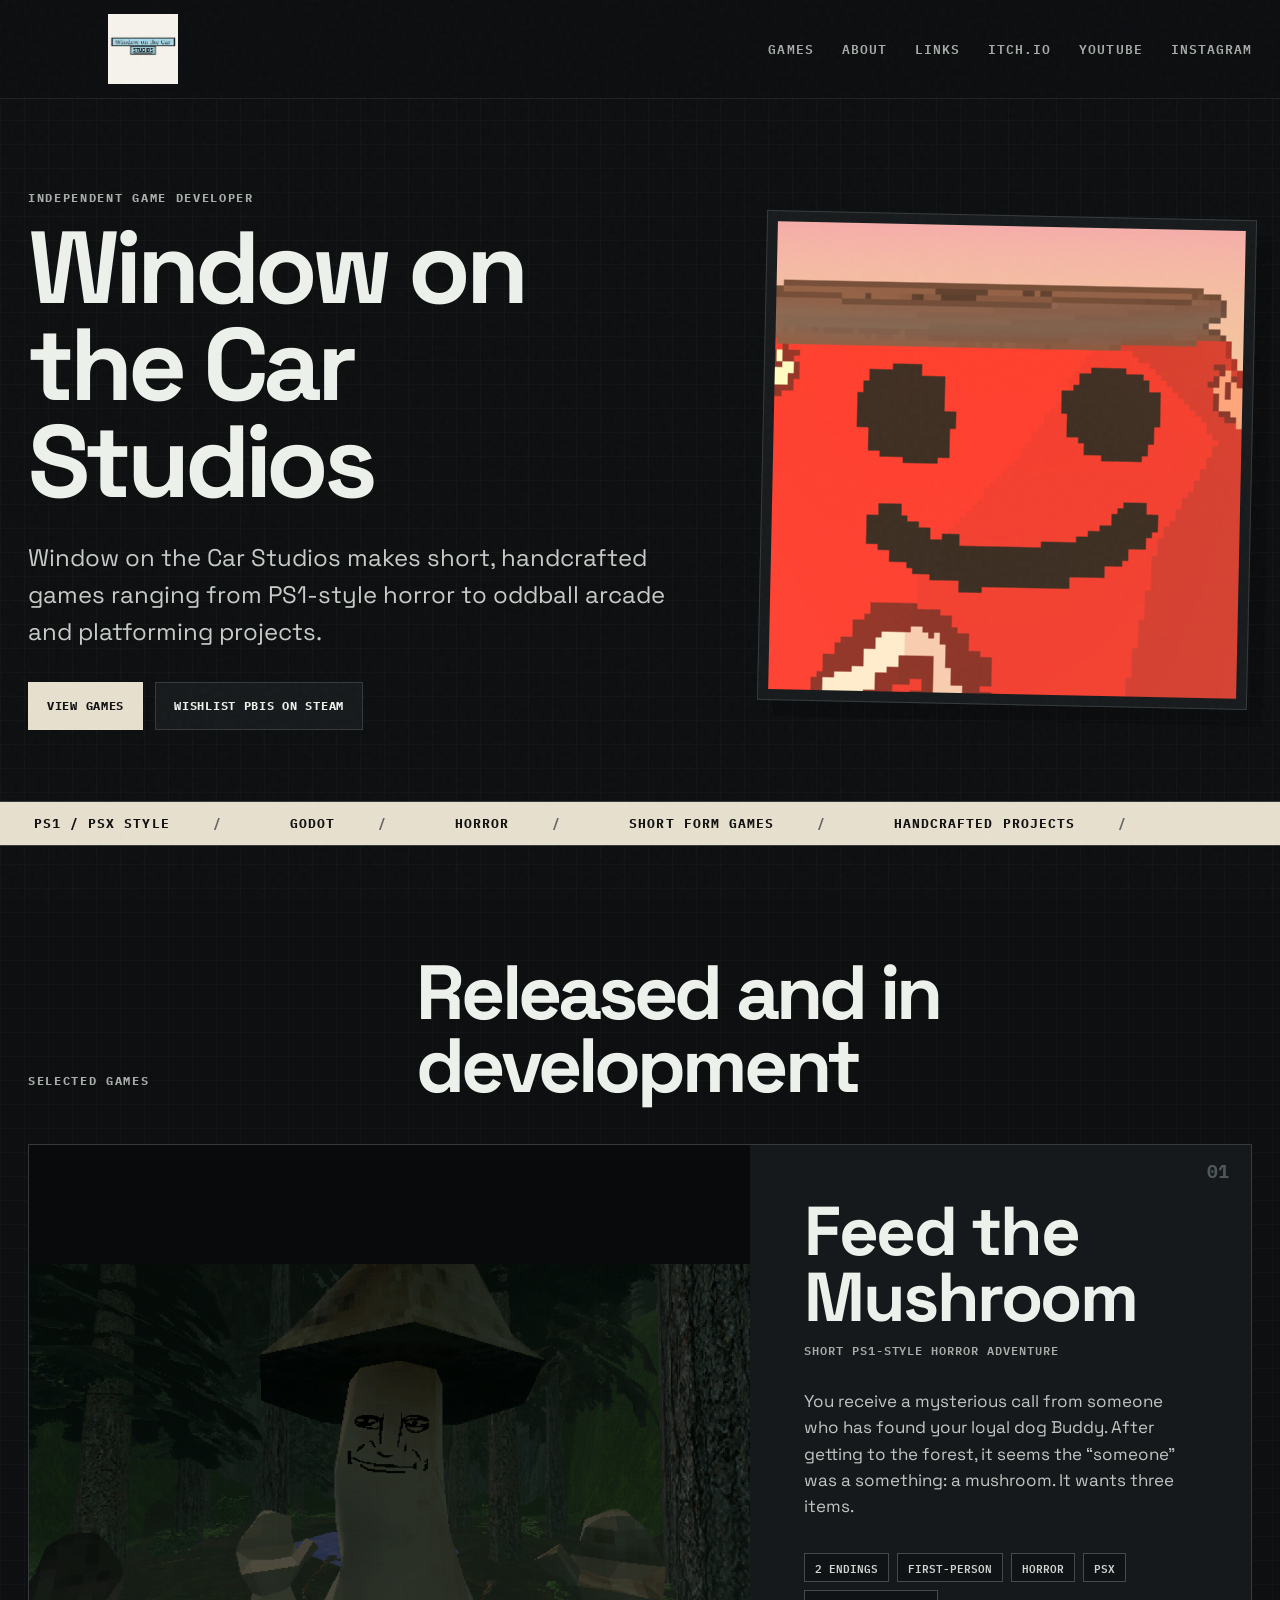
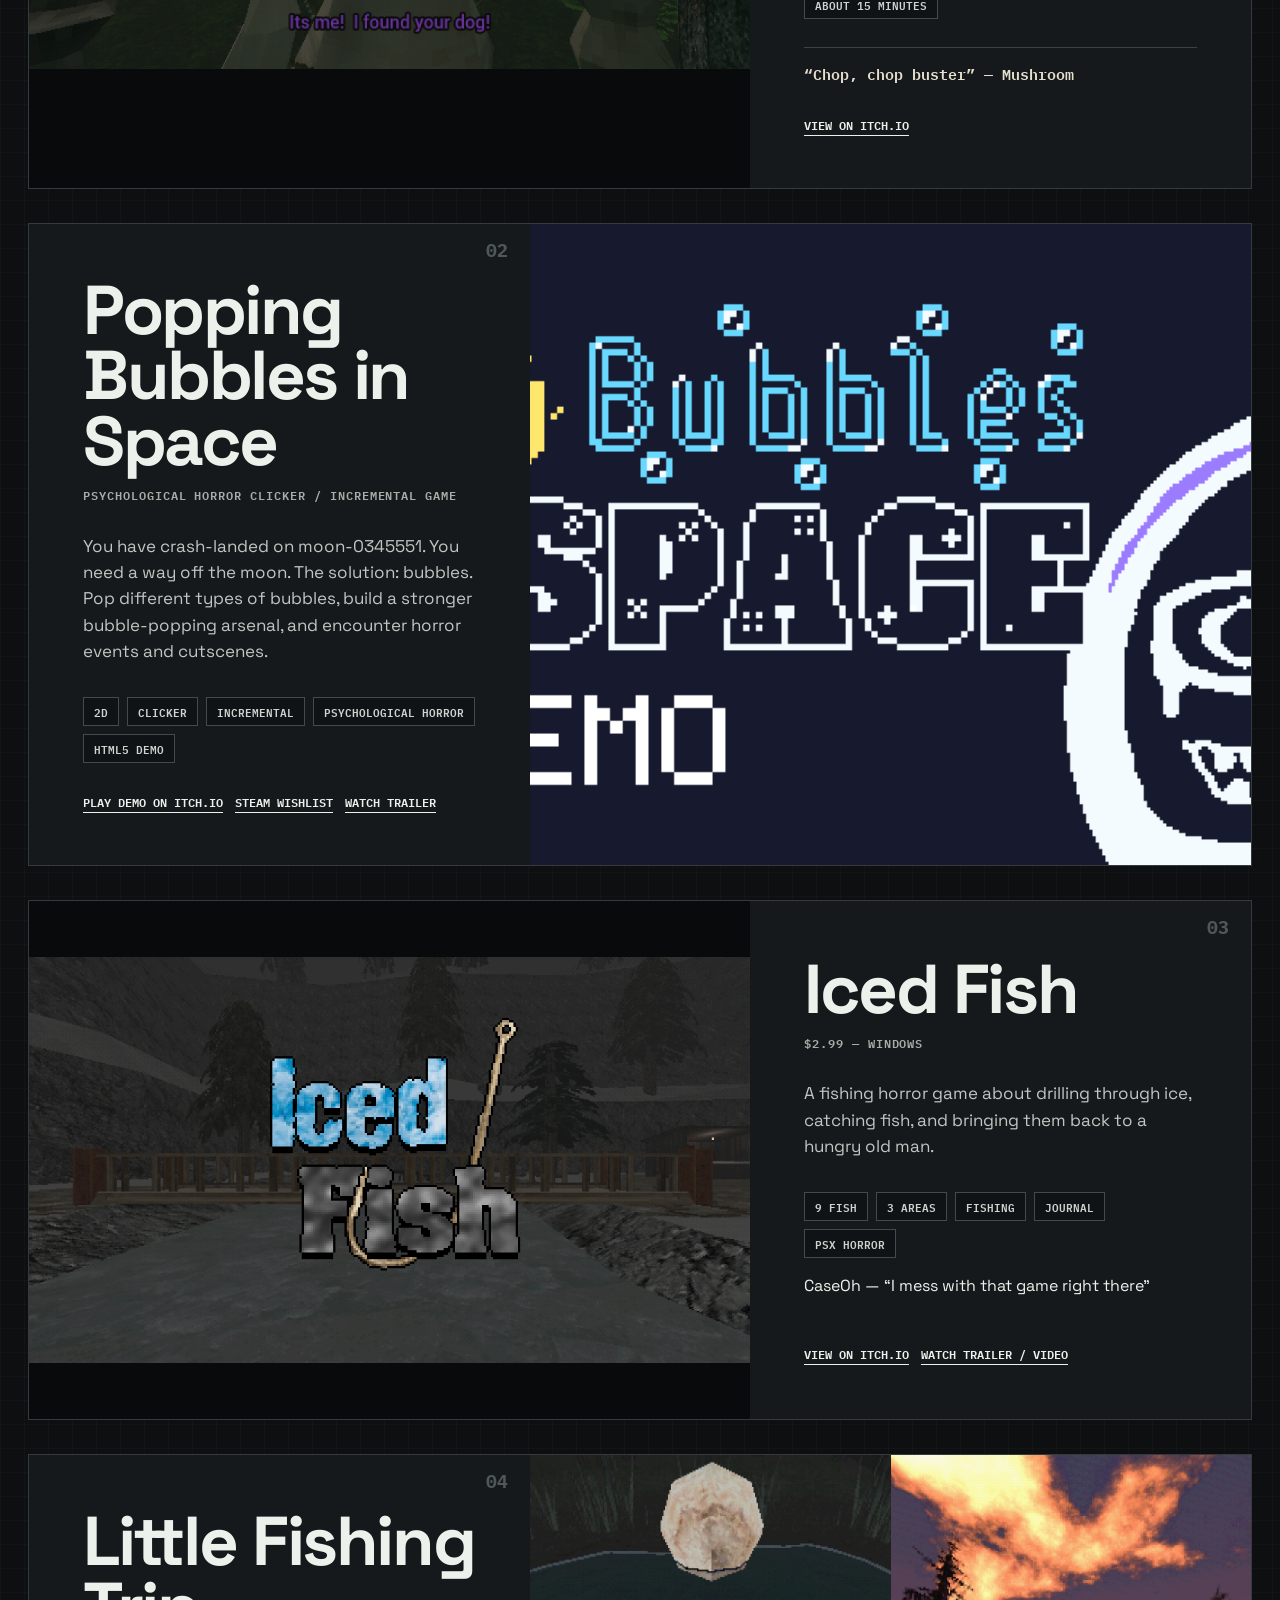
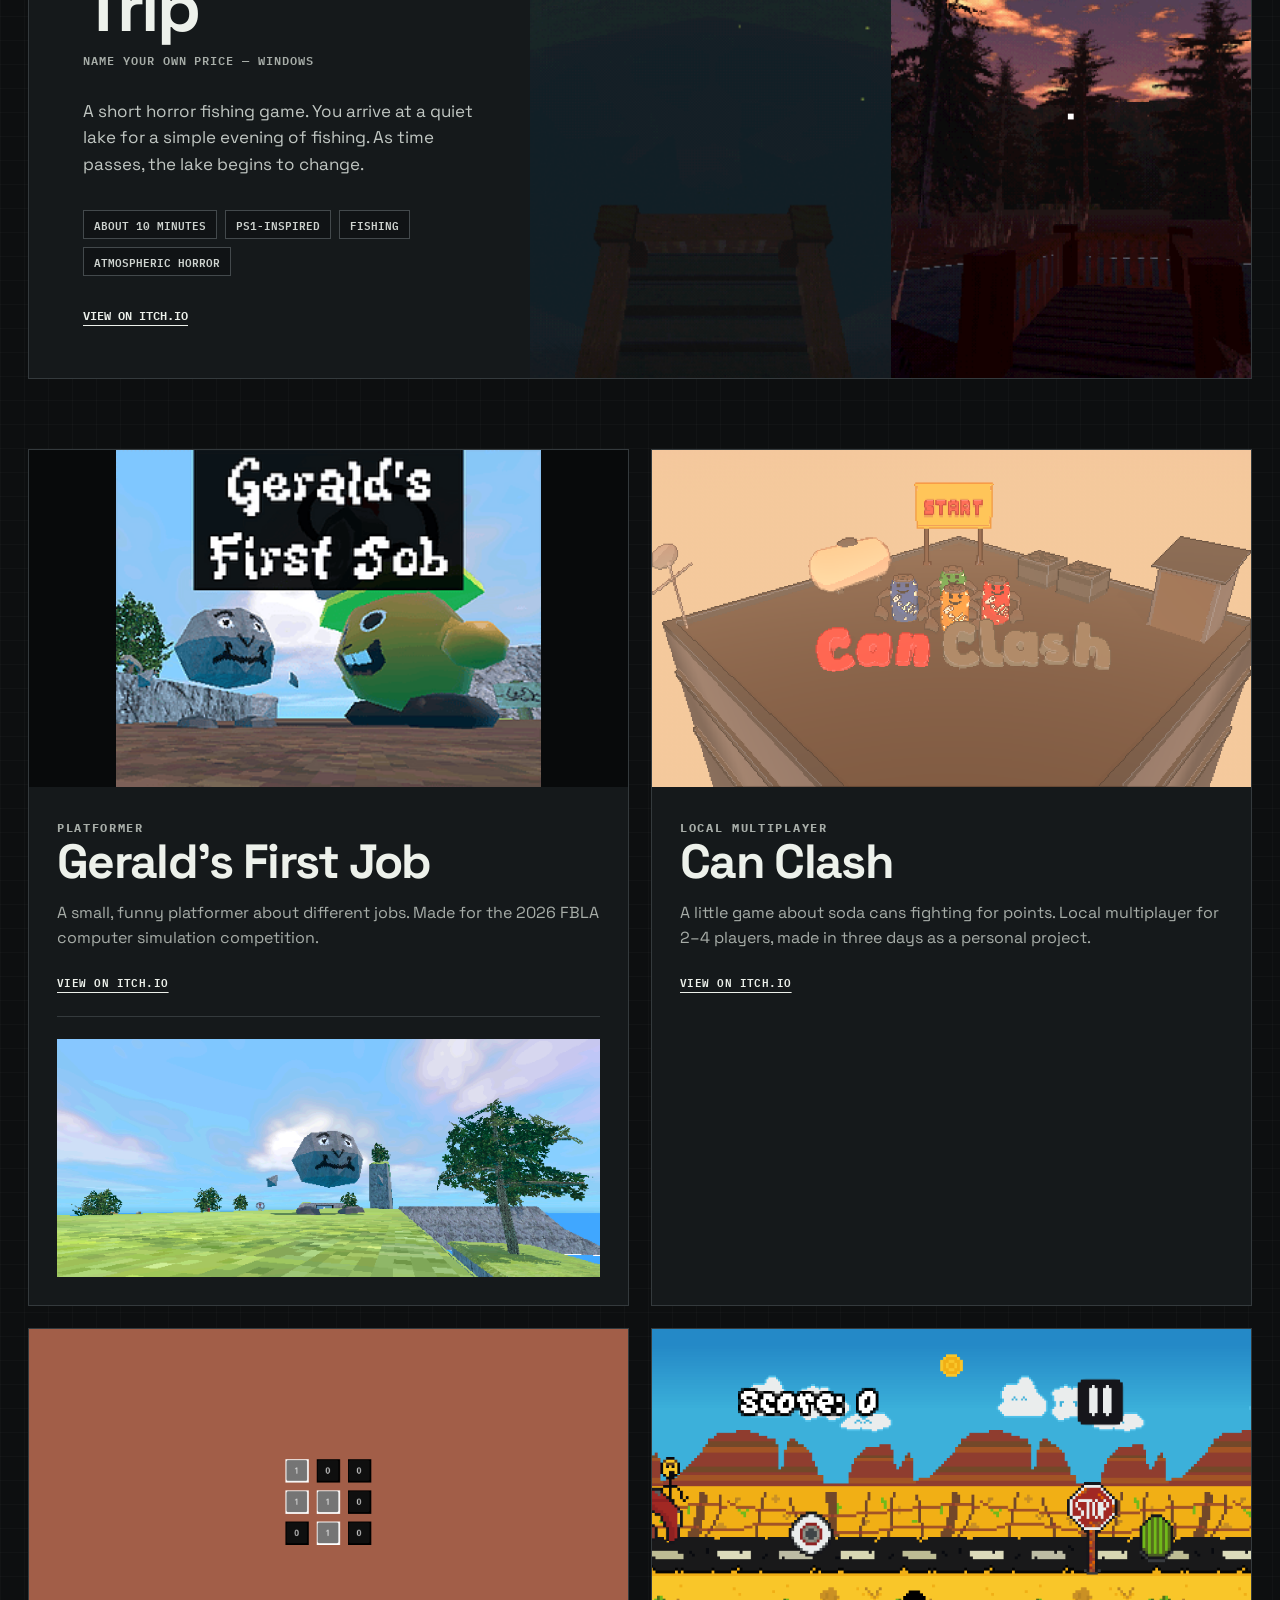
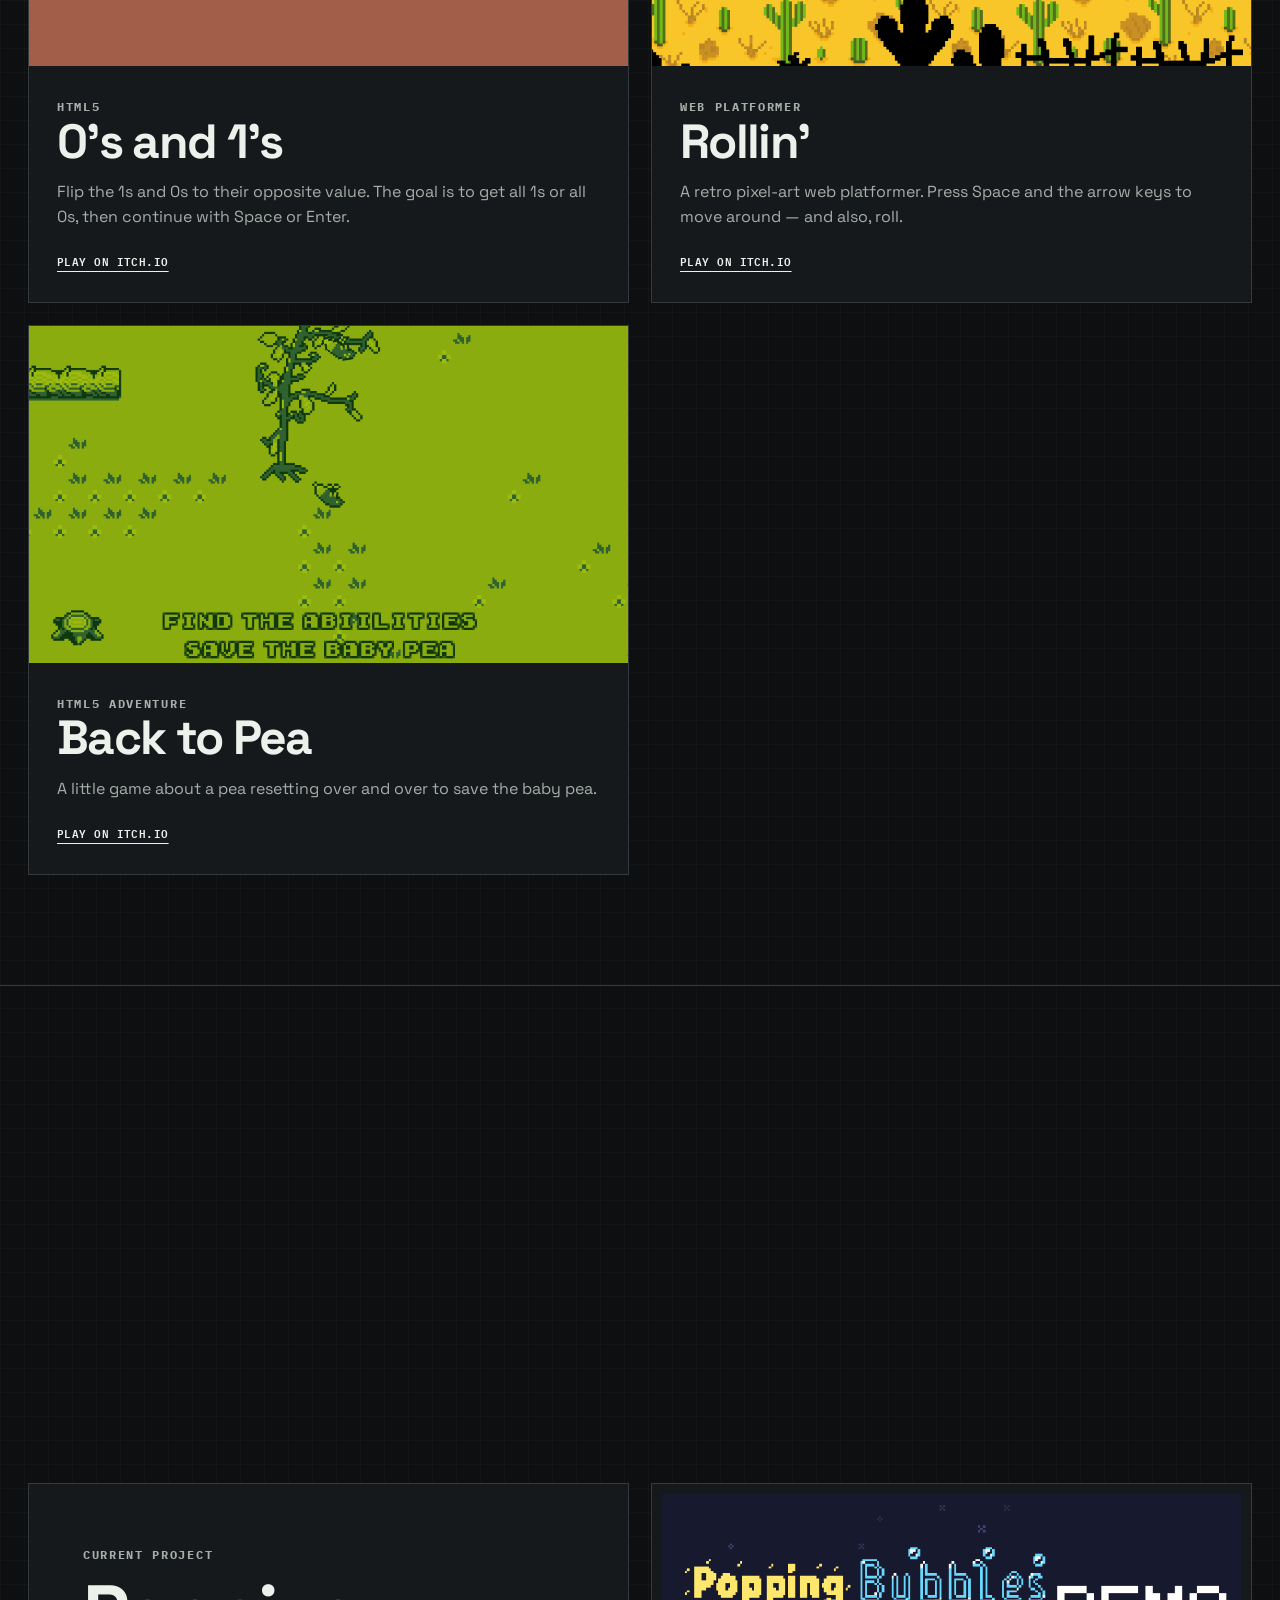
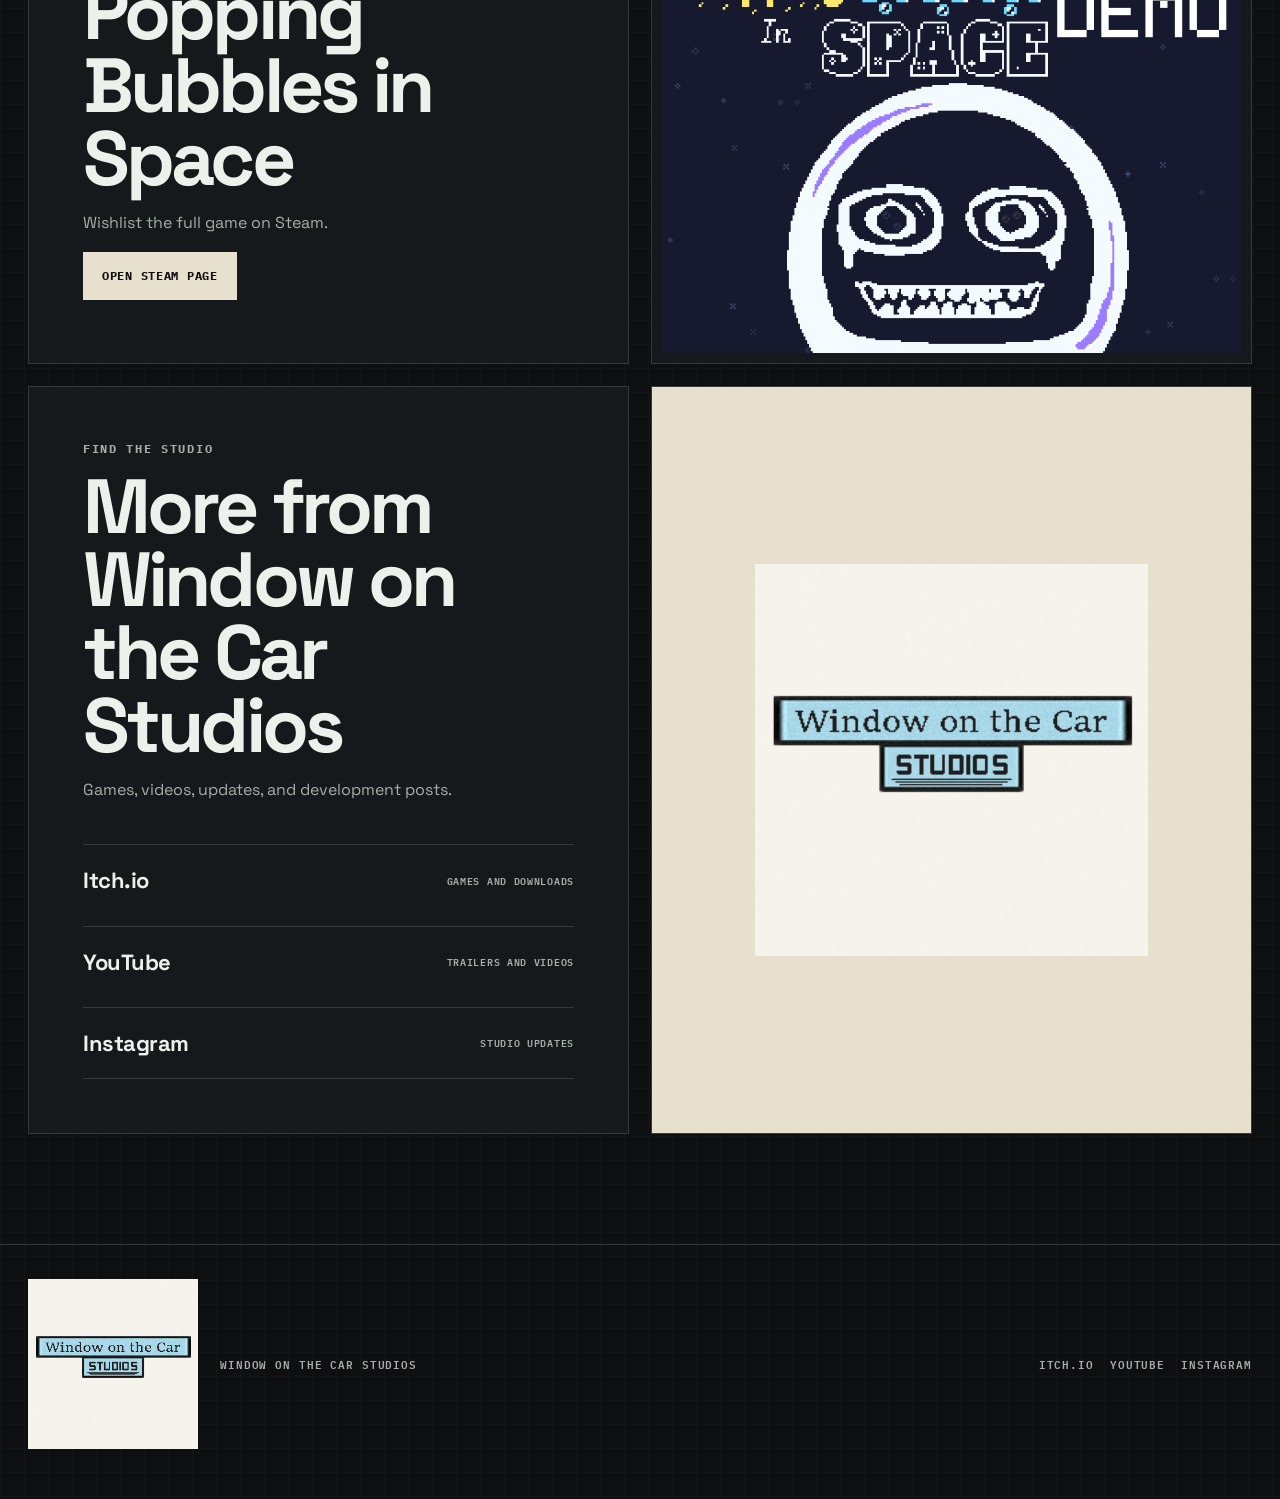
<file: index.html>
<!doctype html>
<html lang="en">
<head>
	<meta charset="utf-8">
	<meta name="viewport" content="width=device-width, initial-scale=1">
	<meta name="description" content="Window on the Car Studios — indie games, PS1-inspired horror, arcade experiments, and strange little worlds.">
	<title>Window on the Car Studios</title>
	<link rel="stylesheet" href="styles.css">
</head>
<body>
	<div class="noise"></div>

	<header class="site-header">
		<a class="brand" href="#top" aria-label="Window on the Car Studios home">
			<img src="assets/studio-logo.png" alt="Window on the Car Studios logo">
		</a>
		<nav aria-label="Main navigation">
			<a href="#games">Games</a>
			<a href="#about">About</a>
			<a href="#links">Links</a>
			<a href="https://window-on-the-car-studios.itch.io/" target="_blank" rel="noreferrer">Itch.io</a>
			<a href="https://www.youtube.com/@WindowontheCarStudios" target="_blank" rel="noreferrer">YouTube</a>
			<a href="https://www.instagram.com/window_on_the_car_studios/" target="_blank" rel="noreferrer">Instagram</a>
		</nav>
	</header>

	<main id="top">
		<section class="hero">
			<div class="hero-copy">
				<p class="eyebrow">INDEPENDENT GAME DEVELOPER</p>
				<h1>Window on the Car Studios</h1>
				<p class="hero-text">
					Window on the Car Studios makes short, handcrafted games ranging from
					PS1-style horror to oddball arcade and platforming projects.
				</p>
				<div class="hero-actions">
					<a class="button primary" href="#games">View games</a>
					<a class="button" href="https://store.steampowered.com/app/4803440/Popping_Bubbles_in_Space/?beta=0" target="_blank" rel="noreferrer">Wishlist PBIS on Steam</a>
				</div>
			</div>
			<div class="hero-card">
				<img src="assets/profile-picture.png" alt="Window on the Car Studios profile art">
			</div>
		</section>

		<section class="marquee" aria-label="Studio specialties">
			<div>
				<span>PS1 / PSX STYLE</span>
				<span>GODOT</span>
				<span>HORROR</span>
				<span>SHORT FORM GAMES</span>
				<span>HANDCRAFTED PROJECTS</span>
			</div>
		</section>

		<section id="games" class="section">
			<div class="section-heading">
				<p class="eyebrow">SELECTED GAMES</p>
				<h2>Released and in development</h2>
			</div>

			<article class="featured-game red">
				<div class="featured-media gameplay-media">
					<img src="assets/feed-gameplay.png" alt="Feed the Mushroom gameplay screenshot">
				</div>
				<div class="featured-copy">
					<div class="game-number">01</div>
					<h3>Feed the Mushroom</h3>
					<p class="game-kicker">Short PS1-style horror adventure</p>
					<p>
						You receive a mysterious call from someone who has found your loyal dog Buddy.
						After getting to the forest, it seems the “someone” was a something: a mushroom.
						It wants three items.
					</p>
					<ul class="tags">
						<li>2 endings</li>
						<li>First-person</li>
						<li>Horror</li>
						<li>PSX</li>
						<li>About 15 minutes</li>
					</ul>
					<blockquote>“Chop, chop buster” — Mushroom</blockquote>
					<div class="inline-links">
						<a href="https://window-on-the-car-studios.itch.io/feed-the-mushroom" target="_blank" rel="noreferrer">View on itch.io</a>
					</div>
				</div>
			</article>

			<article class="featured-game blue reverse">
				<div class="featured-media">
					<img src="assets/pbis-banner.png" alt="Popping Bubbles in Space demo banner">
				</div>
				<div class="featured-copy">
					<div class="game-number">02</div>
					<h3>Popping Bubbles in Space</h3>
					<p class="game-kicker">Psychological horror clicker / incremental game</p>
					<p>
						You have crash-landed on moon-0345551. You need a way off the moon.
						The solution: bubbles. Pop different types of bubbles, build a stronger
						bubble-popping arsenal, and encounter horror events and cutscenes.
					</p>
					<ul class="tags">
						<li>2D</li>
						<li>Clicker</li>
						<li>Incremental</li>
						<li>Psychological horror</li>
						<li>HTML5 demo</li>
					</ul>
					<div class="inline-links">
						<a href="https://window-on-the-car-studios.itch.io/popping-bubbles-in-space" target="_blank" rel="noreferrer">Play demo on itch.io</a>
						<a href="https://store.steampowered.com/app/4803440/Popping_Bubbles_in_Space/?beta=0" target="_blank" rel="noreferrer">Steam wishlist</a>
						<a href="https://www.youtube.com/watch?v=8UIjo-MpywE" target="_blank" rel="noreferrer">Watch trailer</a>
					</div>
				</div>
			</article>

			<article class="featured-game ice">
				<div class="featured-media gameplay-media">
					<img src="assets/iced-fish-gameplay.png" alt="Iced Fish gameplay screenshot">
				</div>
				<div class="featured-copy">
					<div class="game-number">03</div>
					<h3>Iced Fish</h3>
					<p class="game-kicker">$2.99 — Windows</p>
					<p>
						A fishing horror game about drilling through ice, catching fish,
						and bringing them back to a hungry old man.
					</p>
					<ul class="tags">
						<li>9 fish</li>
						<li>3 areas</li>
						<li>Fishing</li>
						<li>Journal</li>
						<li>PSX horror</li>
					</ul>
					<p class="quote-line">CaseOh — “I mess with that game right there”</p>
					<div class="inline-links">
						<a href="https://window-on-the-car-studios.itch.io/iced-fish" target="_blank" rel="noreferrer">View on itch.io</a>
						<a href="https://www.youtube.com/watch?v=XEOnSX-fIyk" target="_blank" rel="noreferrer">Watch trailer / video</a>
					</div>
				</div>
			</article>

			<article class="featured-game dusk reverse">
				<div class="featured-media dual">
					<img src="assets/little-fishing-cover.png" alt="Little Fishing Trip cover">
					<img src="assets/little-fishing-shot.png" alt="Little Fishing Trip screenshot">
				</div>
				<div class="featured-copy">
					<div class="game-number">04</div>
					<h3>Little Fishing Trip</h3>
					<p class="game-kicker">Name your own price — Windows</p>
					<p>
						A short horror fishing game. You arrive at a quiet lake for a simple
						evening of fishing. As time passes, the lake begins to change.
					</p>
					<ul class="tags">
						<li>About 10 minutes</li>
						<li>PS1-inspired</li>
						<li>Fishing</li>
						<li>Atmospheric horror</li>
					</ul>
					<div class="inline-links">
						<a href="https://window-on-the-car-studios.itch.io/little-fishing-trip" target="_blank" rel="noreferrer">View on itch.io</a>
					</div>
				</div>
			</article>

			<div class="game-grid">
				<article class="game-card">
					<img class="no-crop card-no-crop" src="assets/gerald-cover.png" alt="Gerald's First Job cover">
					<div class="game-card-copy">
						<span class="small-label">PLATFORMER</span>
						<h3>Gerald's First Job</h3>
						<p>
							A small, funny platformer about different jobs. Made for the
							2026 FBLA computer simulation competition.
						</p>
						<a class="card-link" href="https://window-on-the-car-studios.itch.io/geralds-first-job" target="_blank" rel="noreferrer">View on itch.io</a>
						<div class="mini-gallery">
							<img src="assets/gerald-shot.png" alt="Gerald's First Job screenshot">
						</div>
					</div>
				</article>

				<article class="game-card">
					<img src="assets/can-clash.png" alt="Can Clash">
					<div class="game-card-copy">
						<span class="small-label">LOCAL MULTIPLAYER</span>
						<h3>Can Clash</h3>
						<p>
							A little game about soda cans fighting for points. Local multiplayer
							for 2–4 players, made in three days as a personal project.
						</p>
						<a class="card-link" href="https://window-on-the-car-studios.itch.io/can-clash" target="_blank" rel="noreferrer">View on itch.io</a>
					</div>
				</article>

				<article class="game-card">
					<img src="assets/zeros-ones.png" alt="0's and 1's">
					<div class="game-card-copy">
						<span class="small-label">HTML5</span>
						<h3>0's and 1's</h3>
						<p>
							Flip the 1s and 0s to their opposite value. The goal is to get
							all 1s or all 0s, then continue with Space or Enter.
						</p>
						<a class="card-link" href="https://window-on-the-car-studios.itch.io/0s-n-1s" target="_blank" rel="noreferrer">Play on itch.io</a>
					</div>
				</article>

				<article class="game-card">
					<img src="assets/rollin-wheel.png" alt="Rollin'">
					<div class="game-card-copy">
						<span class="small-label">WEB PLATFORMER</span>
						<h3>Rollin'</h3>
						<p>
							A retro pixel-art web platformer. Press Space and the arrow keys
							to move around — and also, roll.
						</p>
						<a class="card-link" href="https://window-on-the-car-studios.itch.io/rollin" target="_blank" rel="noreferrer">Play on itch.io</a>
					</div>
				</article>

				<article class="game-card">
					<img src="assets/back-to-pea.png" alt="Back to Pea">
					<div class="game-card-copy">
						<span class="small-label">HTML5 ADVENTURE</span>
						<h3>Back to Pea</h3>
						<p>
							A little game about a pea resetting over and over to save the baby pea.
						</p>
						<a class="card-link" href="https://window-on-the-car-studios.itch.io/back-to-pea" target="_blank" rel="noreferrer">Play on itch.io</a>
					</div>
				</article>
			</div>
		</section>

		<section id="about" class="section about">
			<div>
				<p class="eyebrow">ABOUT THE STUDIO</p>
				<h2>Window on the Car Studios</h2>
			</div>
			<div class="about-copy">
				<p>
					An independent game studio creating compact projects across horror,
					platforming, arcade, fishing, and incremental games.
				</p>
				<p>
					Projects shown here use Godot, with artwork and production work also
					created using tools including Blender, Adobe Photoshop, and Audacity
					where noted on their game pages.
				</p>
			</div>
		</section>

		<section id="links" class="links-section">
			<div class="links-card">
				<p class="eyebrow">CURRENT PROJECT</p>
				<h2>Popping Bubbles in Space</h2>
				<p>Wishlist the full game on Steam.</p>
				<a class="button primary" href="https://store.steampowered.com/app/4803440/Popping_Bubbles_in_Space/?beta=0" target="_blank" rel="noreferrer">Open Steam page</a>
			</div>
			<div class="links-card image-card">
				<img src="assets/pbis-cover.png" alt="Popping Bubbles in Space cover art">
			</div>

			<div class="links-card social-card">
				<p class="eyebrow">FIND THE STUDIO</p>
				<h2>More from Window on the Car Studios</h2>
				<p>Games, videos, updates, and development posts.</p>
				<div class="social-links">
					<a class="social-link" href="https://window-on-the-car-studios.itch.io/" target="_blank" rel="noreferrer">
						<span>Itch.io</span>
						<small>Games and downloads</small>
					</a>
					<a class="social-link" href="https://www.youtube.com/@WindowontheCarStudios" target="_blank" rel="noreferrer">
						<span>YouTube</span>
						<small>Trailers and videos</small>
					</a>
					<a class="social-link" href="https://www.instagram.com/window_on_the_car_studios/" target="_blank" rel="noreferrer">
						<span>Instagram</span>
						<small>Studio updates</small>
					</a>
				</div>
			</div>
			<div class="links-card social-art-card">
				<img src="assets/studio-logo.png" alt="Window on the Car Studios logo">
			</div>
		</section>
	</main>

	<footer>
		<img src="assets/studio-logo.png" alt="">
		<p>Window on the Car Studios</p>
		<div class="footer-links">
			<a href="https://window-on-the-car-studios.itch.io/" target="_blank" rel="noreferrer">Itch.io</a>
			<a href="https://www.youtube.com/@WindowontheCarStudios" target="_blank" rel="noreferrer">YouTube</a>
			<a href="https://www.instagram.com/window_on_the_car_studios/" target="_blank" rel="noreferrer">Instagram</a>
		</div>
	</footer>

	<script src="script.js"></script>
</body>
</html>
</file>
<file: styles.css>
@import url('https://fonts.googleapis.com/css2?family=IBM+Plex+Mono:wght@400;500;600;700&family=Space+Grotesk:wght@400;500;600;700&display=swap');

:root {
	--bg: #0d0f10;
	--panel: #15191b;
	--panel-2: #1b2023;
	--text: #edf1eb;
	--muted: #a7ada8;
	--line: #343a3d;
	--red: #ff3e35;
	--blue: #6dcdf1;
	--cream: #e7e0cf;
	--max: 1320px;
}

* {
	box-sizing: border-box;
}

html {
	scroll-behavior: smooth;
}

body {
	margin: 0;
	background:
		linear-gradient(rgba(255,255,255,.018) 1px, transparent 1px),
		linear-gradient(90deg, rgba(255,255,255,.018) 1px, transparent 1px),
		var(--bg);
	background-size: 24px 24px;
	color: var(--text);
	font-family: "Space Grotesk", system-ui, sans-serif;
	line-height: 1.55;
}

img {
	display: block;
	max-width: 100%;
	image-rendering: auto;
}

a {
	color: inherit;
}

.noise {
	pointer-events: none;
	position: fixed;
	inset: 0;
	z-index: 999;
	opacity: .035;
	background-image: url("data:image/svg+xml,%3Csvg viewBox='0 0 180 180' xmlns='http://www.w3.org/2000/svg'%3E%3Cfilter id='n'%3E%3CfeTurbulence type='fractalNoise' baseFrequency='.95' numOctaves='2' stitchTiles='stitch'/%3E%3C/filter%3E%3Crect width='100%25' height='100%25' filter='url(%23n)' opacity='.7'/%3E%3C/svg%3E");
}

.site-header {
	position: sticky;
	top: 0;
	z-index: 50;
	display: flex;
	align-items: center;
	justify-content: space-between;
	gap: 24px;
	padding: 14px 28px;
	border-bottom: 1px solid rgba(255,255,255,.08);
	background: rgba(13,15,16,.88);
	backdrop-filter: blur(14px);
}

.brand img {
	width: 230px;
	max-height: 70px;
	object-fit: contain;
}

nav {
	display: flex;
	gap: 28px;
	font: 600 13px/1 "IBM Plex Mono", monospace;
	letter-spacing: .08em;
	text-transform: uppercase;
}

nav a {
	text-decoration: none;
	color: var(--muted);
}

nav a:hover {
	color: var(--text);
}

main {
	overflow: hidden;
}

.hero {
	max-width: var(--max);
	min-height: 78vh;
	margin: 0 auto;
	padding: 84px 28px 64px;
	display: grid;
	grid-template-columns: 1.15fr .85fr;
	align-items: center;
	gap: 72px;
}

.eyebrow,
.small-label {
	margin: 0 0 12px;
	color: var(--muted);
	font: 700 12px/1.4 "IBM Plex Mono", monospace;
	letter-spacing: .14em;
	text-transform: uppercase;
}

.hero h1,
.section-heading h2,
.about h2,
.links-card h2 {
	margin: 0;
	letter-spacing: -.05em;
	line-height: .95;
}

.hero h1 {
	max-width: 820px;
	font-size: clamp(58px, 8vw, 126px);
}

.hero-text {
	max-width: 680px;
	margin: 28px 0 0;
	color: #c7ccc8;
	font-size: clamp(18px, 2vw, 24px);
}

.hero-actions,
.inline-links {
	display: flex;
	flex-wrap: wrap;
	gap: 12px;
	margin-top: 32px;
}

.button {
	display: inline-flex;
	align-items: center;
	justify-content: center;
	min-height: 48px;
	padding: 0 18px;
	border: 1px solid var(--line);
	background: #171a1c;
	color: var(--text);
	text-decoration: none;
	font: 700 12px/1 "IBM Plex Mono", monospace;
	letter-spacing: .06em;
	text-transform: uppercase;
	transition: transform .15s ease, border-color .15s ease, background .15s ease;
}

.button:hover {
	transform: translateY(-2px);
	border-color: #6c7478;
	background: #202527;
}

.button.primary {
	background: var(--cream);
	color: #111;
	border-color: var(--cream);
}

.hero-card {
	position: relative;
	padding: 10px;
	border: 1px solid var(--line);
	background: #181b1d;
	transform: rotate(1.2deg);
	box-shadow: 16px 16px 0 rgba(0,0,0,.18);
}

.hero-card img {
	width: 100%;
	aspect-ratio: 1 / 1;
	object-fit: cover;
}

.hero-card-caption {
	display: flex;
	justify-content: space-between;
	gap: 12px;
	padding: 12px 4px 2px;
	color: var(--muted);
	font: 600 10px/1.3 "IBM Plex Mono", monospace;
	letter-spacing: .08em;
}

.marquee {
	overflow: hidden;
	border-block: 1px solid var(--line);
	background: var(--cream);
	color: #111;
}

.marquee div {
	display: flex;
	width: max-content;
	animation: marquee 26s linear infinite;
}

.marquee span {
	padding: 15px 34px;
	white-space: nowrap;
	font: 800 13px/1 "IBM Plex Mono", monospace;
	letter-spacing: .08em;
}

.marquee span::after {
	content: " /";
	margin-left: 34px;
	color: #666;
}

@keyframes marquee {
	to { transform: translateX(-35%); }
}

.section {
	max-width: var(--max);
	margin: 0 auto;
	padding: 110px 28px;
}

.section-heading {
	display: grid;
	grid-template-columns: .6fr 1.4fr;
	align-items: end;
	gap: 30px;
	margin-bottom: 42px;
}

.section-heading h2,
.about h2,
.links-card h2 {
	font-size: clamp(42px, 6vw, 82px);
}

.featured-game {
	position: relative;
	display: grid;
	grid-template-columns: 1.18fr .82fr;
	gap: 0;
	margin: 0 0 34px;
	border: 1px solid var(--line);
	background: var(--panel);
	min-height: 520px;
}

.featured-game.reverse {
	grid-template-columns: .82fr 1.18fr;
}

.featured-game.reverse .featured-media {
	order: 2;
}

.featured-media {
	min-height: 430px;
	background: #080a0b;
	overflow: hidden;
}

.featured-media > img {
	width: 100%;
	height: 100%;
	object-fit: cover;
}

.featured-media.dual {
	display: grid;
	grid-template-columns: 1fr 1fr;
}

.featured-media.dual img {
	width: 100%;
	height: 100%;
	min-height: 430px;
	object-fit: cover;
}

.featured-copy {
	position: relative;
	padding: 54px;
	display: flex;
	flex-direction: column;
	justify-content: center;
}

.game-number {
	position: absolute;
	top: 18px;
	right: 22px;
	color: #4f575b;
	font: 700 18px/1 "IBM Plex Mono", monospace;
}

.featured-copy h3,
.game-card h3 {
	margin: 0;
	line-height: .95;
	letter-spacing: -.035em;
}

.featured-copy h3 {
	font-size: clamp(44px, 5.4vw, 78px);
}

.game-kicker {
	color: var(--muted);
	font: 600 12px/1.4 "IBM Plex Mono", monospace;
	letter-spacing: .08em;
	text-transform: uppercase;
}

.featured-copy > p:not(.game-kicker):not(.quote-line) {
	max-width: 58ch;
	color: #c0c6c2;
	font-size: 17px;
}

.tags {
	display: flex;
	flex-wrap: wrap;
	gap: 8px;
	padding: 0;
	margin: 16px 0 0;
	list-style: none;
}

.tags li {
	padding: 8px 10px;
	border: 1px solid #43494c;
	color: #cfd4d0;
	background: #101315;
	font: 600 11px/1 "IBM Plex Mono", monospace;
	text-transform: uppercase;
}

blockquote {
	margin: 28px 0 0;
	padding: 16px 0 0;
	border-top: 1px solid #3b4144;
	color: var(--cream);
	font: 600 15px/1.5 "IBM Plex Mono", monospace;
}

.inline-links a,
.text-link {
	color: var(--text);
	text-underline-offset: 5px;
	font: 600 12px/1.3 "IBM Plex Mono", monospace;
	text-transform: uppercase;
}

.featured-game.red {
	box-shadow: inset 4px 0 0 var(--red);
}

.featured-game.blue {
	box-shadow: inset -4px 0 0 var(--blue);
}

.featured-game.ice {
	box-shadow: inset 4px 0 0 #8bccef;
}

.featured-game.dusk {
	box-shadow: inset -4px 0 0 #d27b68;
}

.game-grid {
	display: grid;
	grid-template-columns: repeat(2, minmax(0, 1fr));
	gap: 22px;
	margin-top: 70px;
}

.game-card {
	border: 1px solid var(--line);
	background: var(--panel);
	overflow: hidden;
}

.game-card > img {
	width: 100%;
	aspect-ratio: 16 / 9;
	object-fit: cover;
	background: #0a0b0c;
}

.game-card-copy {
	padding: 28px;
}

.game-card h3 {
	font-size: clamp(30px, 4vw, 48px);
}

.game-card p {
	color: var(--muted);
}

.mini-gallery {
	margin-top: 22px;
	border-top: 1px solid var(--line);
	padding-top: 22px;
}

.mini-gallery img {
	width: 100%;
	aspect-ratio: 16 / 7;
	object-fit: cover;
}

.about {
	display: grid;
	grid-template-columns: 1fr 1fr;
	gap: 80px;
	border-top: 1px solid var(--line);
}

.about-copy {
	color: #c3c8c4;
	font-size: 20px;
}

.links-section {
	max-width: var(--max);
	margin: 0 auto;
	padding: 0 28px 110px;
	display: grid;
	grid-template-columns: 1fr 1fr;
	gap: 22px;
}

.links-card {
	min-height: 430px;
	padding: 54px;
	border: 1px solid var(--line);
	background: #15191b;
	display: flex;
	flex-direction: column;
	justify-content: center;
	align-items: flex-start;
}

.links-card p {
	max-width: 42ch;
	color: var(--muted);
}

.image-card {
	padding: 10px;
}

.image-card img {
	width: 100%;
	height: 100%;
	object-fit: cover;
}

footer {
	display: flex;
	align-items: center;
	gap: 22px;
	max-width: var(--max);
	margin: 0 auto;
	padding: 34px 28px 50px;
	border-top: 1px solid var(--line);
	color: var(--muted);
	font: 600 11px/1.3 "IBM Plex Mono", monospace;
	text-transform: uppercase;
	letter-spacing: .08em;
}

footer img {
	width: 170px;
}

footer p:last-child {
	margin-left: auto;
}

@media (max-width: 900px) {
	.site-header {
		padding: 12px 16px;
	}
	.brand img {
		width: 180px;
	}
	nav {
		gap: 14px;
		font-size: 11px;
	}
	.hero,
	.section-heading,
	.featured-game,
	.featured-game.reverse,
	.about,
	.links-section {
		grid-template-columns: 1fr;
	}
	.hero {
		padding-top: 54px;
		gap: 44px;
	}
	.hero-card {
		max-width: 560px;
	}
	.section {
		padding-block: 78px;
	}
	.featured-game.reverse .featured-media {
		order: 0;
	}
	.featured-copy {
		padding: 34px 28px 40px;
	}
	.featured-media,
	.featured-media.dual img {
		min-height: 300px;
	}
	.game-grid {
		grid-template-columns: 1fr;
	}
	.about {
		gap: 28px;
	}
	.links-section {
		padding-bottom: 78px;
	}
	.links-card {
		min-height: auto;
		padding: 36px 28px;
	}
}

@media (max-width: 620px) {
	.site-header {
		align-items: flex-start;
	}
	nav {
		display: none;
	}
	.hero {
		min-height: auto;
		padding-inline: 16px;
	}
	.section,
	.links-section {
		padding-inline: 16px;
	}
	.section-heading {
		margin-bottom: 28px;
	}
	.featured-media.dual {
		grid-template-columns: 1fr;
	}
	.featured-media.dual img {
		min-height: 240px;
	}
	footer {
		flex-wrap: wrap;
		padding-inline: 16px;
	}
	footer p:last-child {
		margin-left: 0;
	}
}


.reveal {
	opacity: 0;
	transform: translateY(20px);
	transition: opacity .55s ease, transform .55s ease;
}
.reveal.is-visible {
	opacity: 1;
	transform: translateY(0);
}
@media (prefers-reduced-motion: reduce) {
	* { scroll-behavior: auto !important; }
	.marquee div { animation: none; }
	.reveal { opacity: 1; transform: none; transition: none; }
}


.social-card {
	grid-column: span 1;
}

.social-links {
	width: 100%;
	display: grid;
	gap: 10px;
	margin-top: 26px;
}

.social-link {
	display: flex;
	align-items: center;
	justify-content: space-between;
	gap: 20px;
	padding: 18px 0;
	border-top: 1px solid var(--line);
	text-decoration: none;
	transition: padding-left .15s ease, color .15s ease;
}

.social-link:last-child {
	border-bottom: 1px solid var(--line);
}

.social-link:hover {
	padding-left: 8px;
	color: var(--cream);
}

.social-link span {
	font-size: 22px;
	font-weight: 700;
	letter-spacing: -.02em;
}

.social-link small {
	color: var(--muted);
	font: 600 10px/1.3 "IBM Plex Mono", monospace;
	text-transform: uppercase;
	letter-spacing: .07em;
	text-align: right;
}

.social-art-card {
	align-items: center;
	justify-content: center;
	background: var(--cream);
}

.social-art-card img {
	width: min(80%, 520px);
}

.footer-links {
	display: flex;
	flex-wrap: wrap;
	gap: 16px;
	margin-left: auto;
}

.footer-links a {
	color: var(--muted);
	text-decoration: none;
}

.footer-links a:hover {
	color: var(--text);
}

@media (max-width: 900px) {
	.footer-links {
		margin-left: 0;
		width: 100%;
	}
}

@media (max-width: 620px) {
	.social-link {
		align-items: flex-start;
		flex-direction: column;
		gap: 5px;
	}
	.social-link small {
		text-align: left;
	}
}


/* Keep selected artwork fully visible instead of cropping it to the layout box. */
.featured-media img.no-crop,
.featured-media.dual img.no-crop {
	object-fit: contain;
	background: #080a0b;
}

.game-card > img.card-no-crop {
	object-fit: contain;
	background: #080a0b;
}

.card-link {
	display: inline-block;
	margin-top: 8px;
	color: var(--text);
	text-underline-offset: 5px;
	font: 600 11px/1.3 "IBM Plex Mono", monospace;
	text-transform: uppercase;
	letter-spacing: .04em;
}


/* New gameplay screenshots: keep the full image visible. */
.featured-media.gameplay-media {
	display: flex;
	align-items: center;
	justify-content: center;
	background: #080a0b;
}

.featured-media.gameplay-media > img {
	width: 100%;
	height: 100%;
	object-fit: contain;
	background: #080a0b;
}
</file>
